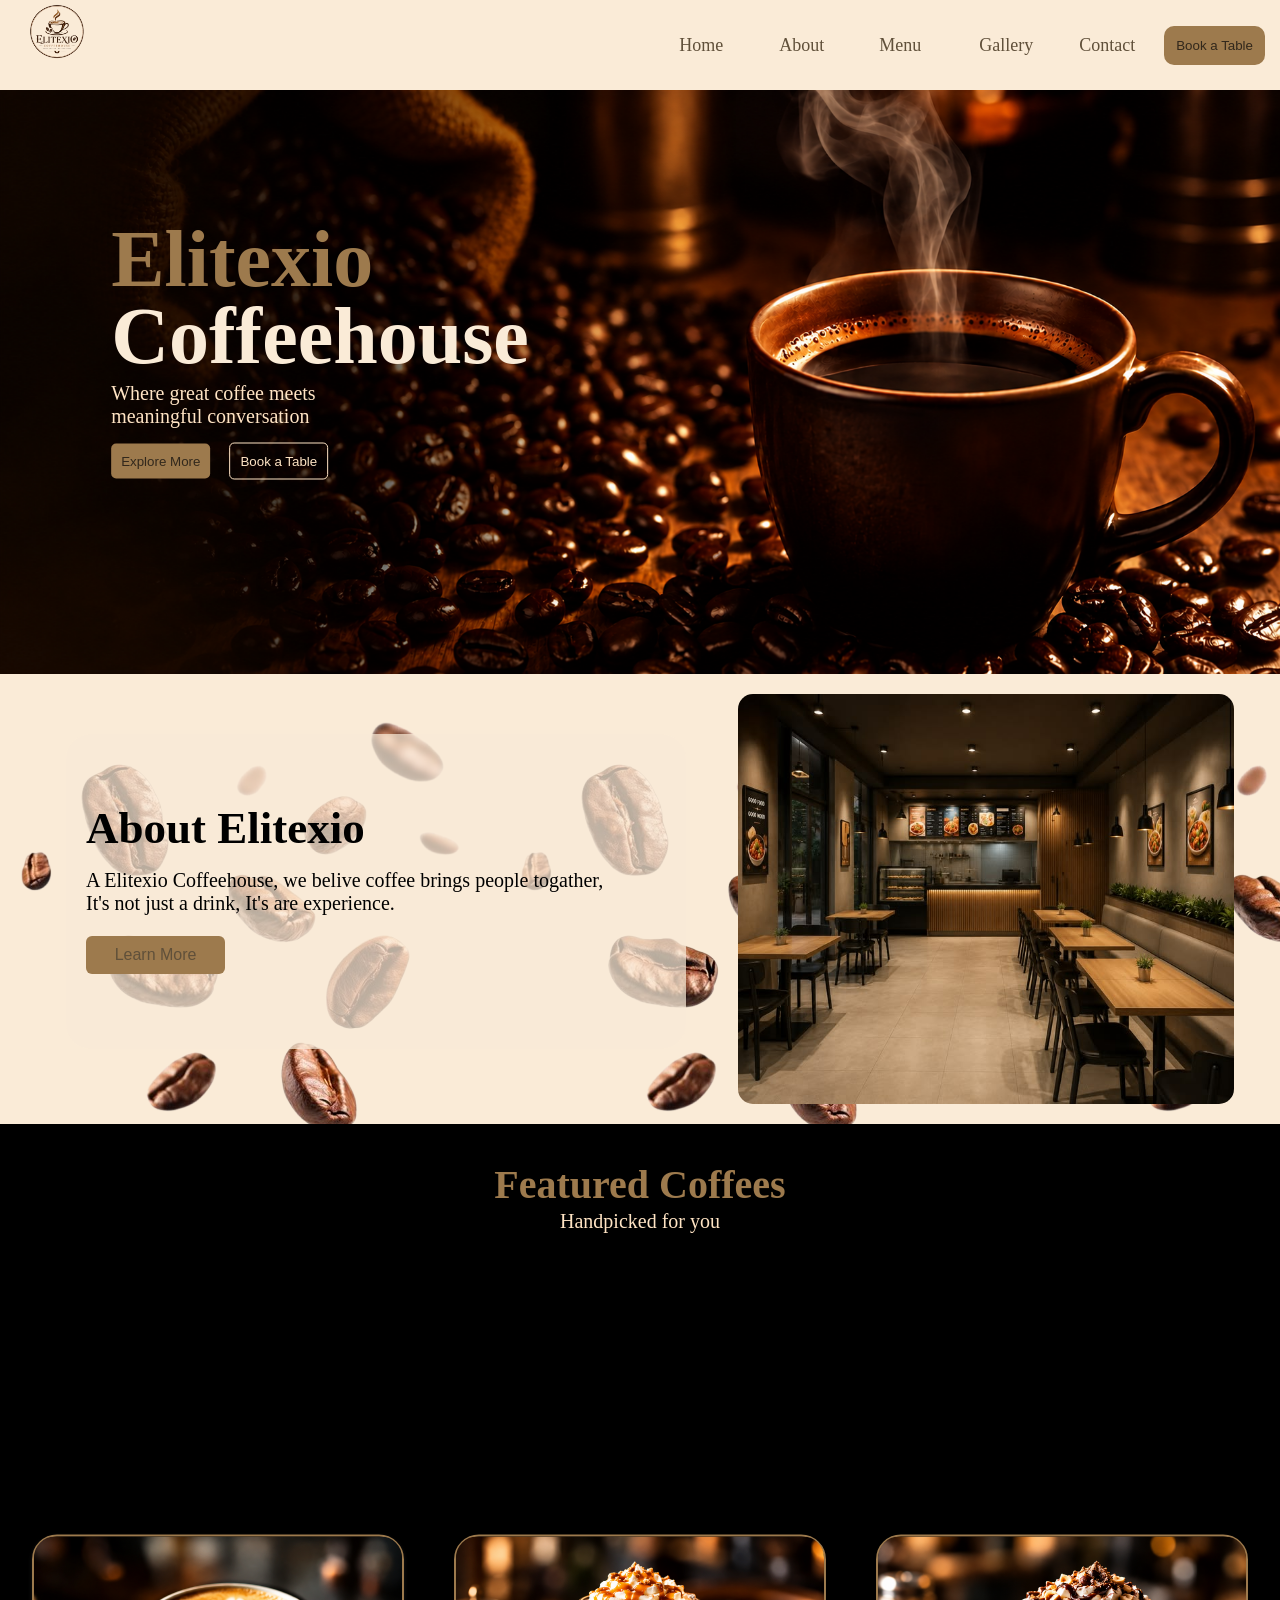
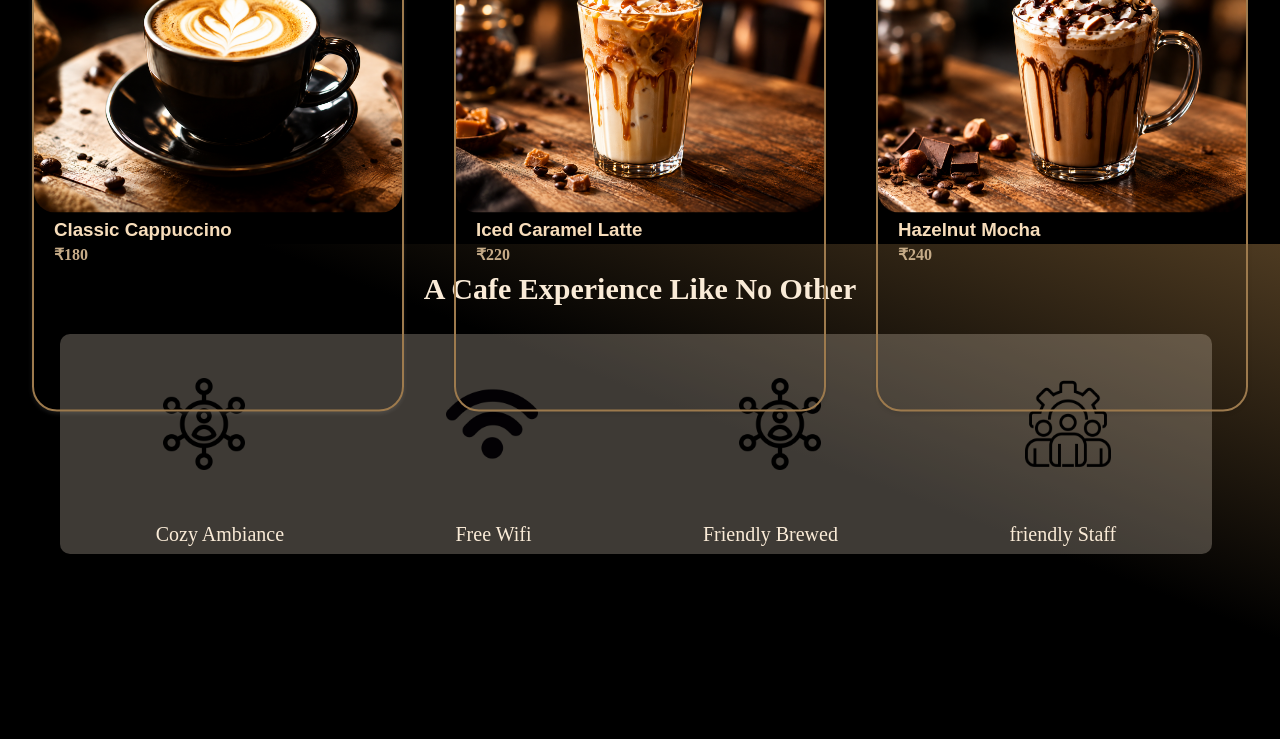
<file: index.html>
<!DOCTYPE html>
<html lang="en">
<head>
    <meta charset="UTF-8">
    <meta name="viewport" content="width=device-width, initial-scale=1.0">
    <title>Elitexio Coffeehouse</title>
    <link rel="stylesheet" href="style.css"> 
    <link rel="stylesheet" href="responsive.css">
</head>
<body>
    <div class="d1">
        <!-- Navbar -->
        <div class="navbar">
                <div class="logo">
                    <img src="assests/icons/Logo1.png" width="64px">
                </div>
                <ul class="h-nav">
                    <li class="h-items">
                        <a href="index.html">Home</a>
                    </li>
                    <li class="h-items">
                        <a href="about.html">About</a>
                    </li>
                    <li class="h-items">
                        <a href="menu.html">Menu</a>
                        <!-- Dropdown -->
                        <ul class="s-nav">
                            <li class="s-items">
                                <a href="coffee.html">Coffee</a>
                            </li>
                            <li class="s-items">
                                <a href="tea.html">Tea</a>
                            </li>
                            <li class="s-items">
                                <a href="cold-beverages.html">Beverages</a>
                            </li>
                            <li class="s-items">
                                <a href="desserts.html">Desserts</a>
                            </li>
                            <li class="s-items">
                                <a href="snacks.html">Snacks</a>
                            </li>
                        </ul>
                    </li>
                    <li class="h-items">
                        <a href="gallery.html">Gallery</a>
                    </li>
                    <li class="h-items">
                        <a href="contact.html">Contact</a>
                    </li>
                    <div class="bt1">
                        <button class="nb1">Book a Table</button>
                    </div>
                </ul>
        </div>
                                <!-- Container-1 -->
        <div class="container1">
            <div class="img2"><img src="assests/imeges/img3.png" width="100%">
                <div class="c1">
                    <div class="Heading">
                        <h1>Elitexio</h1>
                        <h2>Coffeehouse</h2>
                        <p>Where great coffee meets <br>meaningful conversation</p>
                    </div>
                    <div class="btn">
                        <button class="b1">Explore More</button>
                        <button class="b2">Book a Table</button>
                    </div>
                </div>
            </div>
        </div>
                                <!-- Container-2 -->
        <div class="container2">
            <div class="Heading1">
                <h1 style="font-size: 45px; color:black; line-height: 1.8;" class="c2-h1">About Elitexio</h1>
                <p style="color: black; " class="c2-p">A Elitexio Coffeehouse, we belive coffee brings people togather,<br> It's not just a drink, It's are experience.</p>
                    <div class="btn1" style="line-height: 5;">
                        <button class="b3"><a href="about.html">Learn More</a></button>
                    </div>
            </div>
            <img src="assests/imeges/img4.jpeg" width="40%" style="border-radius: 15px;">
        </div>
                                <!-- Container-3 -->
        <div class="container3">
            <h1 class="head1">Featured Coffees</h1>
            <p class="para1">Handpicked for you</p>
            <div class="Cards">
                                        <!-- card-1 -->
                <div class="card1">
                    <img src="assests/imeges/card1.png" width="100%" style="border-radius: 21px;">
                    <div class="coffee-info">
                        <h3>Classic Cappuccino</h3>
                        <h4>₹180</h4>
                    </div>
                </div>
                                        <!-- card-2 -->
                <div class="card2">
                    <img src="assests/imeges/card2.png" width="100%" style="border-radius: 21px;">
                    <div class="coffee-info">
                        <h3>Iced Caramel Latte</h3>
                        <h4>₹220</h4>
                    </div>
                </div>
                                        <!-- card-3 -->
                <div class="card3">
                    <img src="assests/imeges/card3.png" width="100%" style="border-radius: 21px;">
                    <div class="coffee-info">
                        <h3>Hazelnut Mocha</h3>
                        <h4>₹240</h4>
                    </div>
                </div>
            </div>
        </div>
        <div class="container4">
            <div class="box1">
                <h1 style="text-align: center; font-size: 30px; line-height: 3; color: antiquewhite;">A Cafe Experience Like No Other</h1>
                <div class="box2">
                    <img src="assests/icons/people.png" width="8%">
                    <img src="assests/icons/wi-fi.png" width="8%">
                    <img src="assests/icons/people.png" width="8%">
                    <img src="assests/icons/management.png" width="8%">
                </div>
                <div class="box-info">
                    <p style="color: antiquewhite;">Cozy Ambiance</p>
                    <p style="color: antiquewhite;">Free Wifi</p>
                    <p style="color: antiquewhite;">Friendly Brewed</p>
                    <p style="color: antiquewhite;">friendly Staff</p>
                </div>
            </div>
        </div>
    </div>
</body>
</html>
</file>
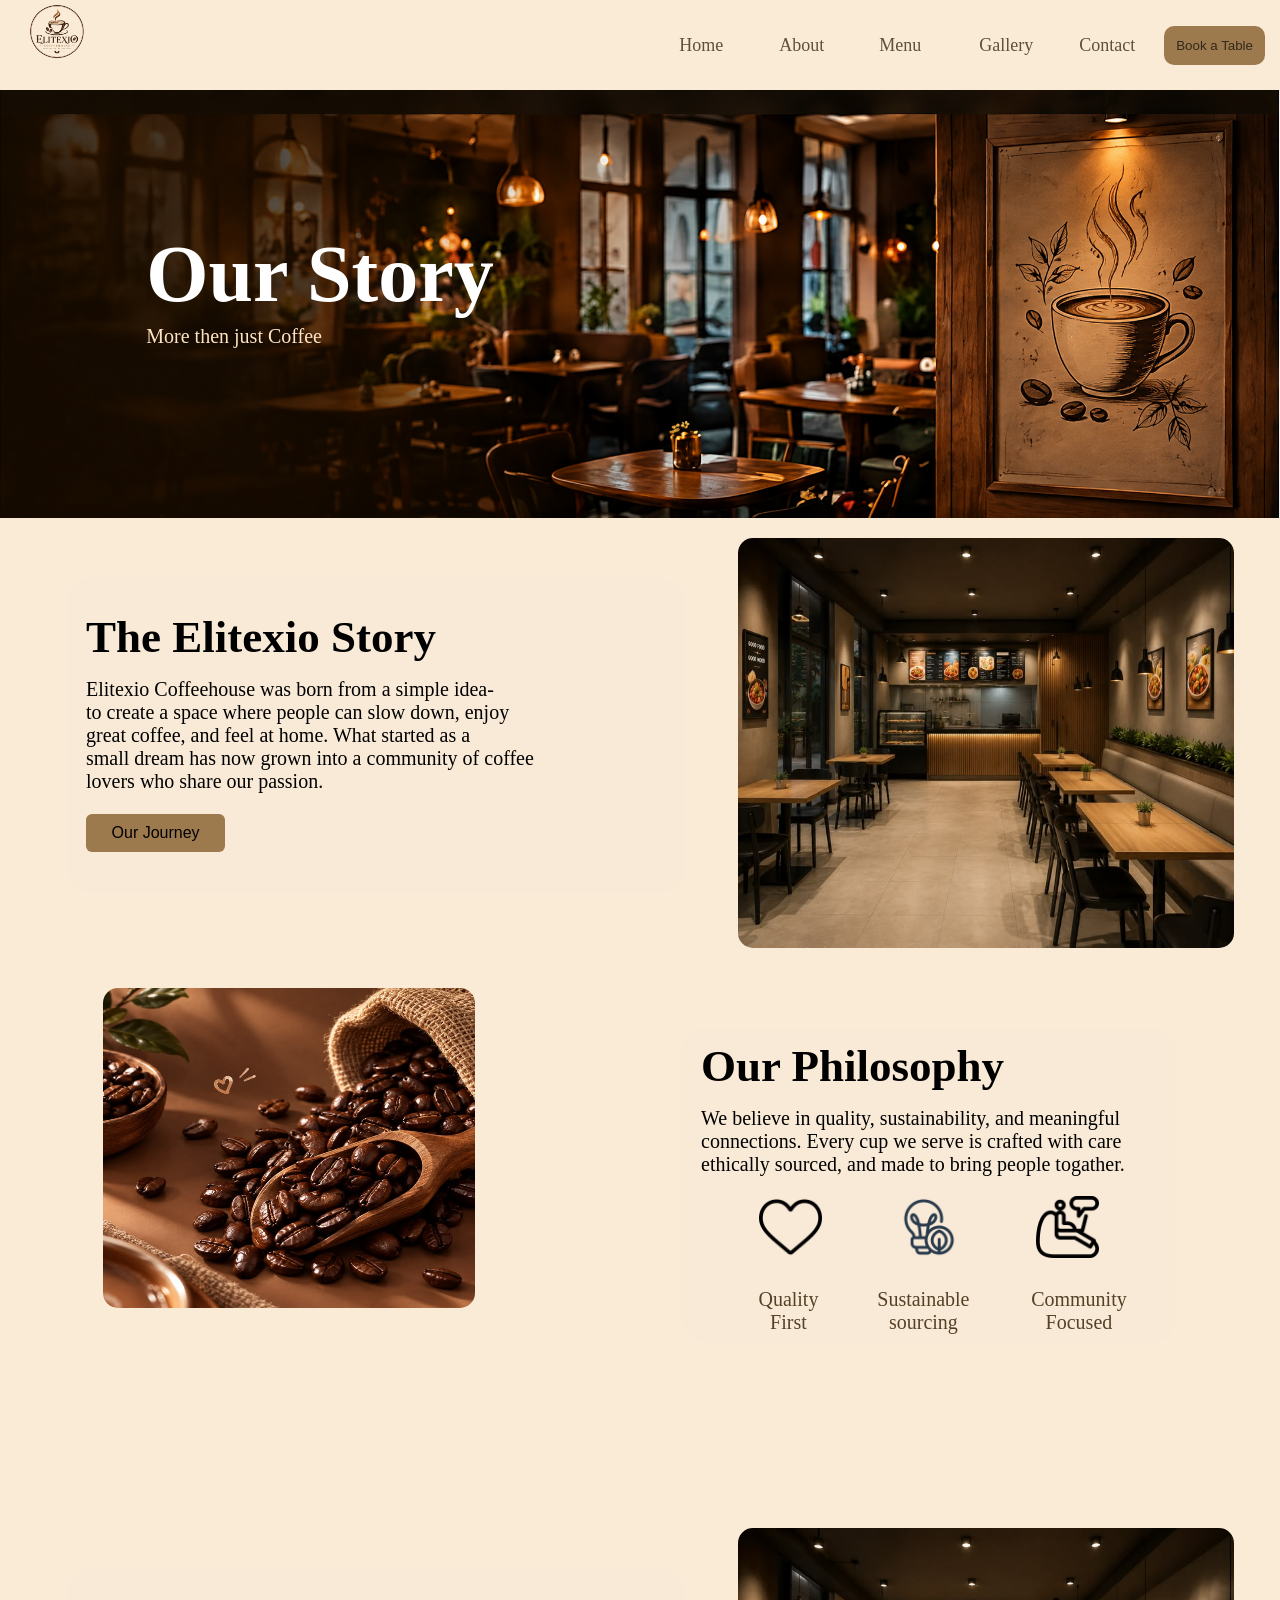
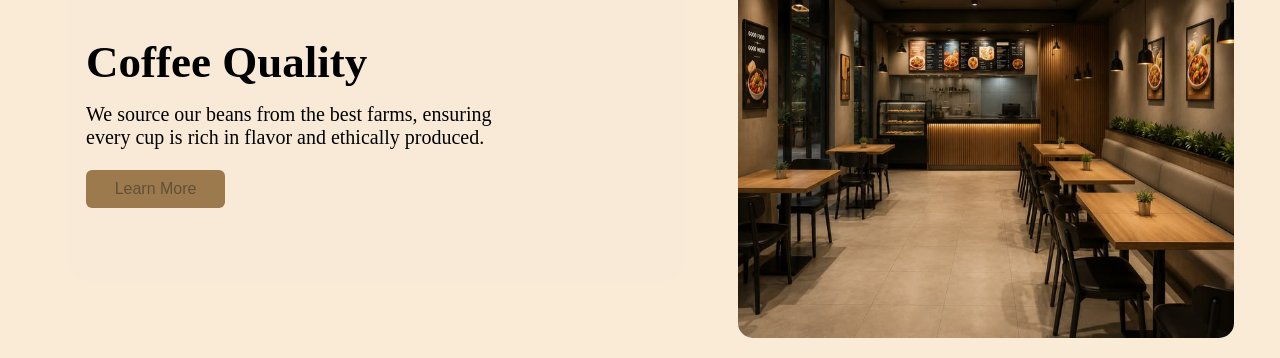
<file: about.html>
<!DOCTYPE html>
<html lang="en">
<head>
    <meta charset="UTF-8">
    <meta name="viewport" content="width=device-width, initial-scale=1.0">
    <title>Elitexio Coffeehouse</title>
    <link rel="stylesheet" href="style.css"> 
    <link rel="stylesheet" href="responsive.css">
</head>
<body>
    <div class="d1">
        <!-- Navbar -->
        <div class="navbar">
                <div class="logo">
                    <img src="assests/icons/Logo1.png" width="64px">
                </div>
                <ul class="h-nav">
                    <li class="h-items">
                        <a href="index.html">Home</a>
                    </li>
                    <li class="h-items">
                        <a href="about.html">About</a>
                    </li>
                    <li class="h-items">
                        <a href="menu.html">Menu</a>
                        <!-- Dropdown -->
                        <ul class="s-nav">
                            <li class="s-items">
                                <a href="coffee.html">Coffee</a>
                            </li>
                            <li class="s-items">
                                <a href="tea.html">Tea</a>
                            </li>
                            <li class="s-items">
                                <a href="cold-beverages.html">Beverages</a>
                            </li>
                            <li class="s-items">
                                <a href="desserts.html">Desserts</a>
                            </li>
                            <li class="s-items">
                                <a href="snacks.html">Snacks</a>
                            </li>
                        </ul>
                    </li>
                    <li class="h-items">
                        <a href="gallery.html">Gallery</a>
                    </li>
                    <li class="h-items">
                        <a href="contact.html">Contact</a>
                    </li>
                    <div class="bt1">
                        <button class="nb1">Book a Table</button>
                    </div>
                </ul>
        </div>
        <div class="contnr1">

            <div class="abt-img1">
                <img src="assests/imeges/img5.png" width="100%">
                <div class="abt-heading">
                    <h1 style="color: white;">Our Story</h1>
                    <p style="line-height: 3;">More then just Coffee</p>
                </div>
            </div>

        </div>
        <div class="abt-container2">
            <div class="Heading1">
                <h1 style="font-size: 45px; color:black; line-height: 1.8;">The Elitexio Story</h1>
                <p style="color: black; ">Elitexio Coffeehouse was born from a simple idea-<br> 
                    to create a space where people can slow down, enjoy<br>
                great coffee, and feel at home. What started as a<br>
                small dream has now grown into a community of coffee<br>
                lovers who share our passion.</p>
                    <div class="btn1" style="line-height: 5;">
                        <button class="b3">Our Journey</button>
                    </div>
            </div>
            <img src="assests/imeges/img4.jpeg" width="40%" style="border-radius: 15px;">
        </div>
        <div class="abt-container3">
            <img src="assests/imeges/Biji kopi.jpeg" width="30%" height="320vh" style="border-radius: 15px;">
            <div class="Heading2">
                <h1 style="font-size: 45px; color:black; line-height: 1.8;">Our Philosophy</h1>
                <p style="color: black; ">We believe in quality, sustainability, and meaningful<br>
                connections. Every cup we serve is crafted with care<br>
                ethically sourced, and made to bring people togather.</p>
                    <div class="icons1">
                        <img src="assests/icons/heart.png" width="15%">
                        <img src="assests/icons/energy.png" width="15%">
                        <img src="assests/icons/working.png" width="15%">
                    </div>
                    <div class="icons-info">
                            <p style="color: rgb(85, 65, 39); text-align: center;">Quality First</p>
                            <p style="color: rgb(85, 65, 39); text-align: center; margin-left: 10px;">Sustainable sourcing</p>
                            <p style="color: rgb(85, 65, 39); text-align: center; margin-right: 20px;">Community Focused</p>
                        </div>
            </div>
        </div>
        <div class="abt-container2">
            <div class="Heading1">
                <h1 style="font-size: 45px; color:black; line-height: 1.8;">Coffee Quality</h1>
                <p style="color: black; ">We source our beans from the best farms, ensuring<br>
                every cup is rich in flavor and ethically produced.</p>
                    <div class="btn1" style="line-height: 5;">
                        <button class="b3"><a href="about.html">Learn More</a></button>
                    </div>
            </div>
            <img src="assests/imeges/img4.jpeg" width="40%" style="border-radius: 15px;">
        </div>
    </div>
</body>
</html>
</file>
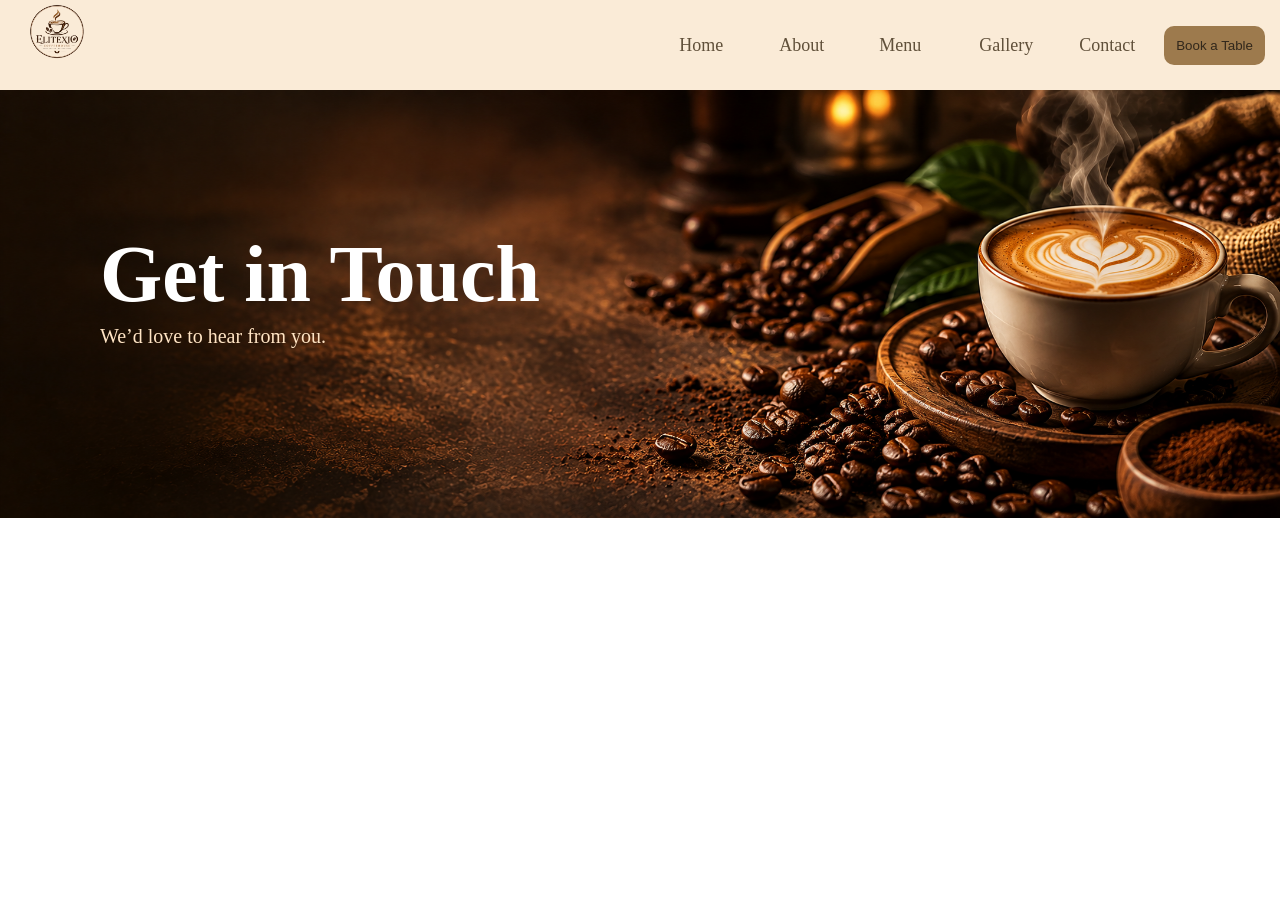
<file: contact.html>
<!DOCTYPE html>
<html lang="en">
<head>
    <meta charset="UTF-8">
    <meta name="viewport" content="width=device-width, initial-scale=1.0">
    <title>Elitexio Coffeehouse</title>
    <link rel="stylesheet" href="style.css"> 
</head>
<body>
    <div class="d1">
        <!-- Navbar -->
        <div class="navbar">
                <div class="logo">
                    <img src="assests/icons/Logo1.png" width="64px">
                </div>
                <ul class="h-nav">
                    <li class="h-items">
                        <a href="index.html">Home</a>
                    </li>
                    <li class="h-items">
                        <a href="about.html">About</a>
                    </li>
                    <li class="h-items">
                        <a href="menu.html">Menu</a>
                        <!-- Dropdown -->
                        <ul class="s-nav">
                            <li class="s-items">
                                <a href="coffee.html">Coffee</a>
                            </li>
                            <li class="s-items">
                                <a href="tea.html">Tea</a>
                            </li>
                            <li class="s-items">
                                <a href="cold-beverages.html">Beverages</a>
                            </li>
                            <li class="s-items">
                                <a href="desserts.html">Desserts</a>
                            </li>
                            <li class="s-items">
                                <a href="snacks.html">Snacks</a>
                            </li>
                        </ul>
                    </li>
                    <li class="h-items">
                        <a href="gallery.html">Gallery</a>
                    </li>
                    <li class="h-items">
                        <a href="contact.html">Contact</a>
                    </li>
                    <div class="bt1">
                        <button class="nb1">Book a Table</button>
                    </div>
                </ul>
        </div>
        <div class="contnr1">

            <div class="abt-img1">
                <img src="assests/imeges/img7.png" width="100%">
                <div class="abt-heading">
                    <h1 style="color: white;">Get in Touch</h1>
                    <p style="line-height: 3;">We’d love to hear from you.</p>
                </div>
            </div>

        </div>
    </div>
</body>
</html>
</file>
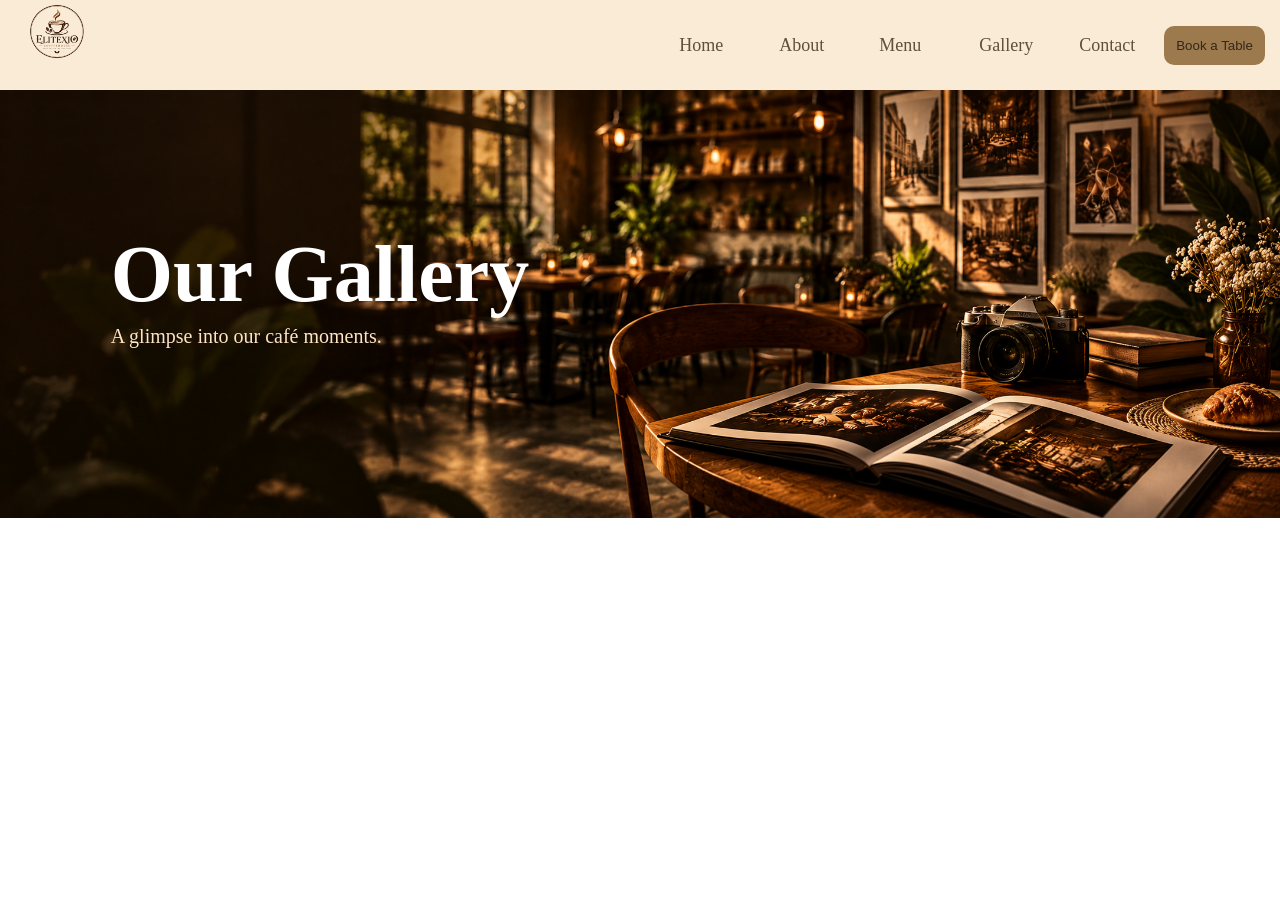
<file: gallery.html>
<!DOCTYPE html>
<html lang="en">
<head>
    <meta charset="UTF-8">
    <meta name="viewport" content="width=device-width, initial-scale=1.0">
    <title>Elitexio Coffeehouse</title>
    <link rel="stylesheet" href="style.css"> 
</head>
<body>
    <div class="d1">
        <!-- Navbar -->
        <div class="navbar">
                <div class="logo">
                    <img src="assests/icons/Logo1.png" width="64px">
                </div>
                <ul class="h-nav">
                    <li class="h-items">
                        <a href="index.html">Home</a>
                    </li>
                    <li class="h-items">
                        <a href="about.html">About</a>
                    </li>
                    <li class="h-items">
                        <a href="menu.html">Menu</a>
                        <!-- Dropdown -->
                        <ul class="s-nav">
                            <li class="s-items">
                                <a href="coffee.html">Coffee</a>
                            </li>
                            <li class="s-items">
                                <a href="tea.html">Tea</a>
                            </li>
                            <li class="s-items">
                                <a href="cold-beverages.html">Beverages</a>
                            </li>
                            <li class="s-items">
                                <a href="desserts.html">Desserts</a>
                            </li>
                            <li class="s-items">
                                <a href="snacks.html">Snacks</a>
                            </li>
                        </ul>
                    </li>
                    <li class="h-items">
                        <a href="gallery.html">Gallery</a>
                    </li>
                    <li class="h-items">
                        <a href="contact.html">Contact</a>
                    </li>
                    <div class="bt1">
                        <button class="nb1">Book a Table</button>
                    </div>
                </ul>
        </div>
        <div class="contnr1">

            <div class="abt-img1">
                <img src="assests/imeges/img8.png" width="100%">
                <div class="abt-heading">
                    <h1 style="color: white;">Our Gallery</h1>
                    <p style="line-height: 3;">A glimpse into our café moments.</p>
                </div>
            </div>

        </div>
    </div>
</body>
</html>
</file>
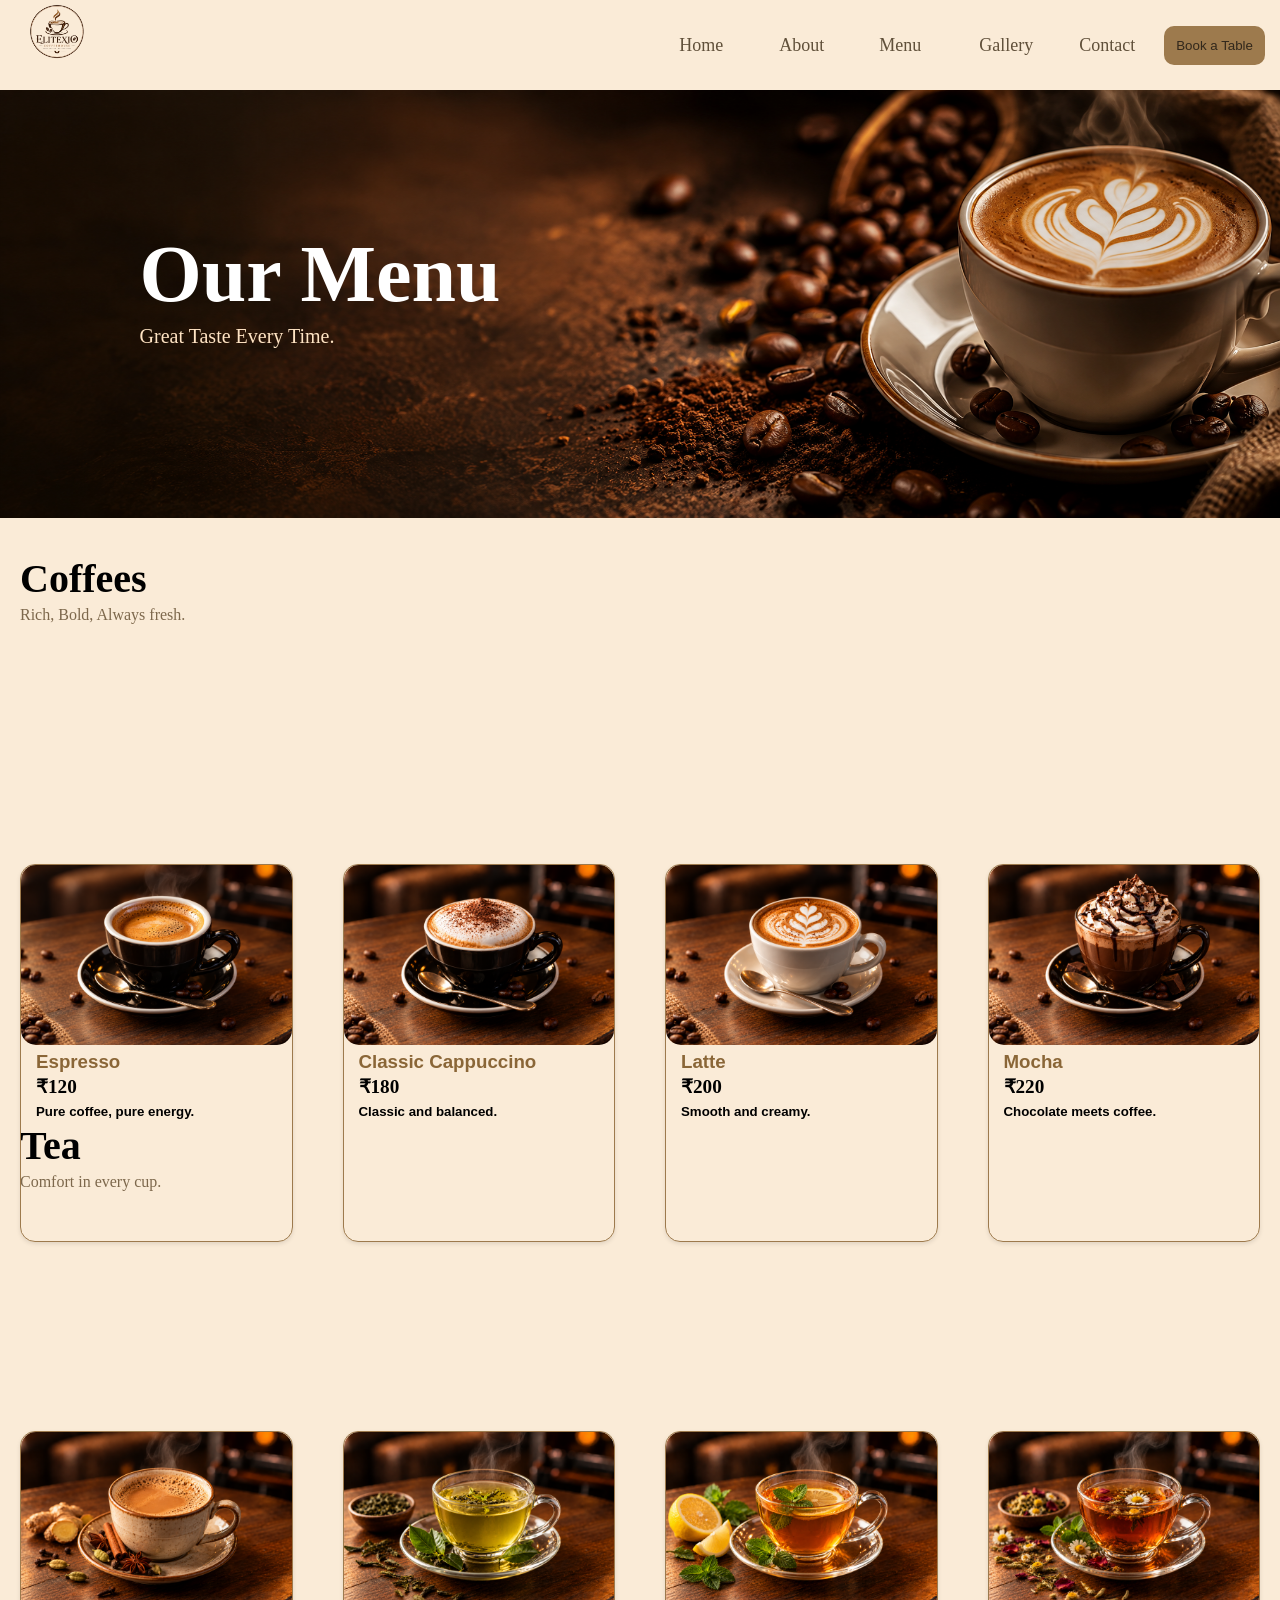
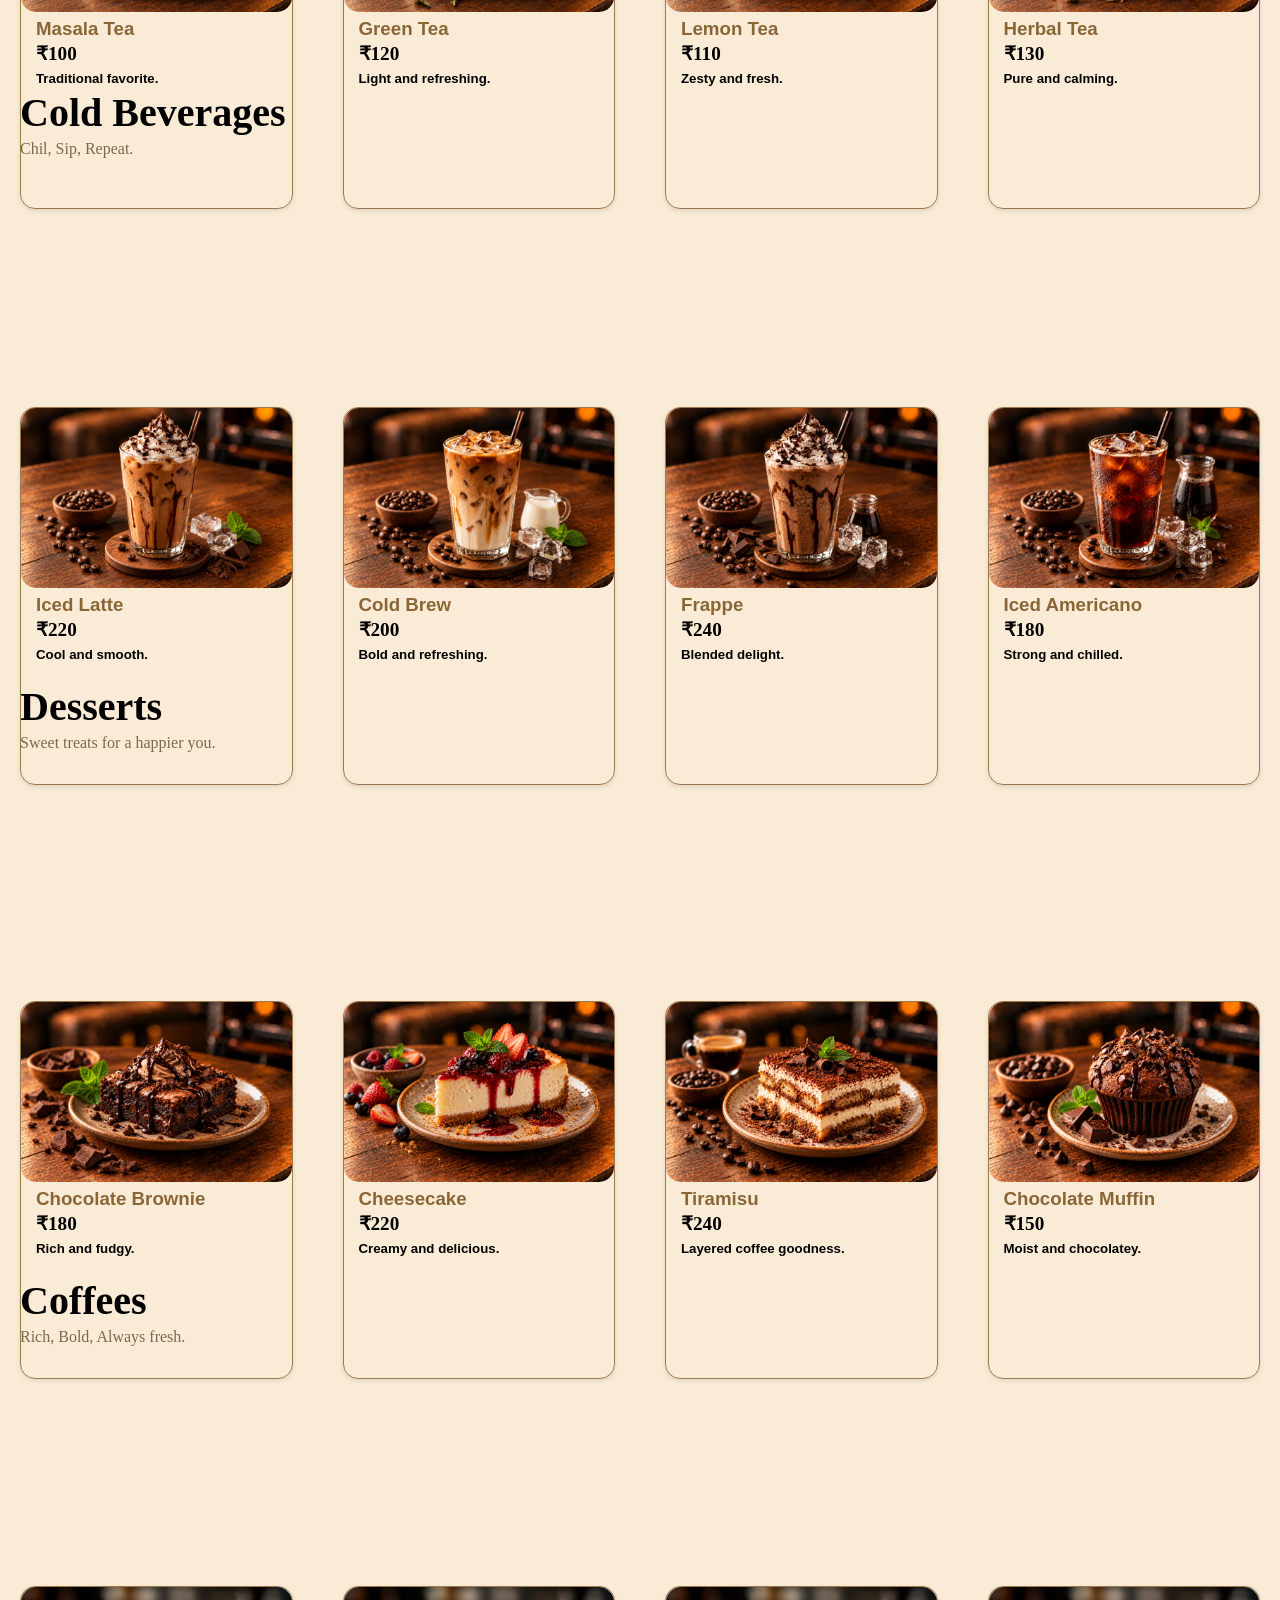
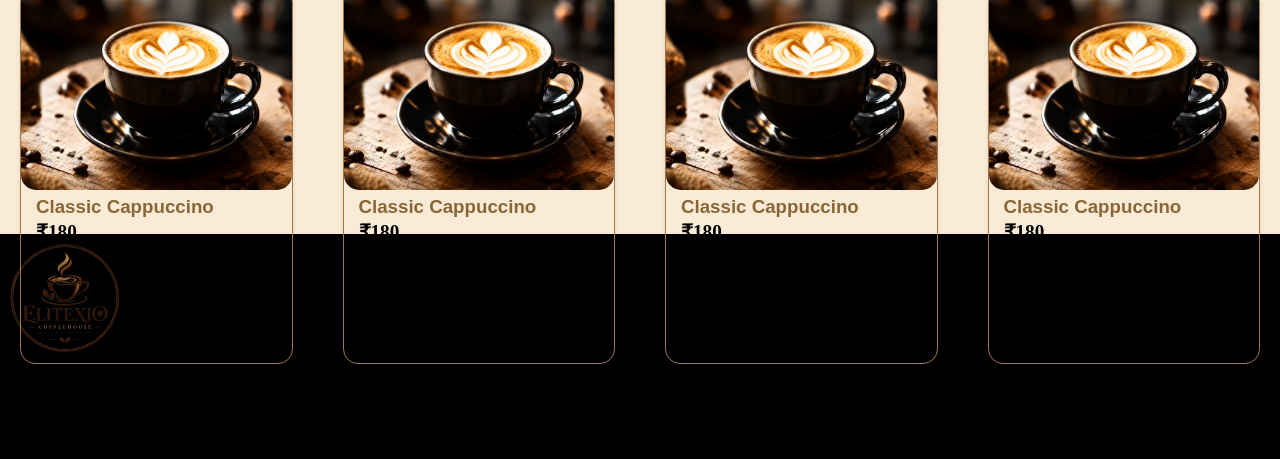
<file: menu.html>
<!DOCTYPE html>
<html lang="en">
<head>
    <meta charset="UTF-8">
    <meta name="viewport" content="width=device-width, initial-scale=1.0">
    <title>Elitexio Coffeehouse</title>
    <link rel="stylesheet" href="style.css"> 
    <link rel="stylesheet" href="responsive.css">
</head>
<body>
    <div class="d1">
        <!-- Navbar -->
        <div class="navbar">
                <div class="logo">
                    <img src="assests/icons/Logo1.png" width="64px">
                </div>
                <ul class="h-nav">
                    <li class="h-items">
                        <a href="index.html">Home</a>
                    </li>
                    <li class="h-items">
                        <a href="about.html">About</a>
                    </li>
                    <li class="h-items">
                        <a href="menu.html">Menu</a>
                        <!-- Dropdown -->
                        <ul class="s-nav">
                            <li class="s-items">
                                <a href="coffee.html">Coffee</a>
                            </li>
                            <li class="s-items">
                                <a href="tea.html">Tea</a>
                            </li>
                            <li class="s-items">
                                <a href="cold-beverages.html">Beverages</a>
                            </li>
                            <li class="s-items">
                                <a href="desserts.html">Desserts</a>
                            </li>
                            <li class="s-items">
                                <a href="snacks.html">Snacks</a>
                            </li>
                        </ul>
                    </li>
                    <li class="h-items">
                        <a href="gallery.html">Gallery</a>
                    </li>
                    <li class="h-items">
                        <a href="contact.html">Contact</a>
                    </li>
                    <div class="bt1">
                        <button class="nb1">Book a Table</button>
                    </div>
                </ul>
        </div>
        <div class="contnr1">

            <div class="abt-img1">
                <img src="assests/imeges/img6.png" width="100%">
                <div class="abt-heading">
                    <h1 style="color: white;">Our Menu</h1>
                    <p style="line-height: 3;">Great Taste Every Time.</p>
                </div>
            </div>
        </div>
                                        <!-- Container-2 -->
        <div class="menu-container2">
            <h1 class="menu-head1">Coffees</h1>
            <p class="menu-para1">Rich, Bold, Always fresh.</p>
            <div class="Menu-Cards">
                                        <!-- card-1 -->
                <div class="menu-card1">
                    <img src="assests/imeges/Espresso.png" width="100%" style="border-radius: 15px;">
                    <div class="menu-coffee-info">
                        <h3>Espresso</h3>
                        <h4>₹120</h4>
                        <h5 style="font-family: Arial;">Pure coffee, pure energy.</h5>
                    </div>
                </div>

                <div class="menu-card1">
                    <img src="assests/imeges/Cappuccino.png" width="100%" style="border-radius: 15px;">
                    <div class="menu-coffee-info">
                        <h3>Classic Cappuccino</h3>
                        <h4>₹180</h4>
                        <h5 style="font-family: Arial;">Classic and balanced.</h5>
                    </div>
                </div>

                <div class="menu-card1">
                    <img src="assests/imeges/Latte.png" width="100%" style="border-radius: 15px;">
                    <div class="menu-coffee-info">
                        <h3>Latte</h3>
                        <h4>₹200</h4>
                        <h5 style="font-family: Arial;">Smooth and creamy.</h5>
                    </div>
                </div>

                <div class="menu-card1">
                    <img src="assests/imeges/Mocha.png" width="100%" style="border-radius: 15px;">
                    <div class="menu-coffee-info">
                        <h3>Mocha</h3>
                        <h4>₹220</h4>
                        <h5 style="font-family: Arial;">Chocolate meets coffee.</h5>
                    </div>
                </div>
            </div>
        </div>
                                        <!-- Container-3 -->
        <div class="menu-container3">
            <h1 class="menu-head2">Tea</h1>
            <p class="menu-para2">Comfort in every cup.</p>
            <div class="Menu-Cards2">
                                        <!-- card-1 -->
                <div class="menu-card2">
                    <img src="assests/imeges/Masala Tea.png" width="100%" style="border-radius: 15px;">
                    <div class="menu-coffee-info2">
                        <h3>Masala Tea</h3>
                        <h4>₹100</h4>
                        <h5 style="font-family: Arial;">Traditional favorite.</h5>
                    </div>
                </div>

                <div class="menu-card2">
                    <img src="assests/imeges/Green Tea.png" width="100%" style="border-radius: 15px;">
                    <div class="menu-coffee-info2">
                        <h3>Green Tea</h3>
                        <h4>₹120</h4>
                        <h5 style="font-family: Arial;">Light and refreshing.</h5>
                    </div>
                </div>

                <div class="menu-card2">
                    <img src="assests/imeges/Lemon Tea.png" width="100%" style="border-radius: 15px;">
                    <div class="menu-coffee-info2">
                        <h3>Lemon Tea</h3>
                        <h4>₹110</h4>
                        <h5 style="font-family: Arial;">Zesty and fresh.</h5>
                    </div>
                </div>

                <div class="menu-card2">
                    <img src="assests/imeges/Herbal Tea.png" width="100%" style="border-radius: 15px;">
                    <div class="menu-coffee-info2">
                        <h3>Herbal Tea</h3>
                        <h4>₹130</h4>
                        <h5 style="font-family: Arial;">Pure and calming.</h5>
                    </div>
                </div>
            </div>
        </div>

                                        <!-- Container-4 -->
        <div class="menu-container4">
            <h1 class="menu-head3">Cold Beverages</h1>
            <p class="menu-para3">Chil, Sip, Repeat.</p>
            <div class="Menu-Cards3">
                                        <!-- card-1 -->
                <div class="menu-card3">
                    <img src="assests/imeges/Iced Latte.png" width="100%" style="border-radius: 15px;">
                    <div class="menu-coffee-info3">
                        <h3>Iced Latte</h3>
                        <h4>₹220</h4>
                        <h5 style="font-family: Arial;">Cool and smooth.</h5>
                    </div>
                </div>

                <div class="menu-card3">
                    <img src="assests/imeges/Cold Brew.png" width="100%" style="border-radius: 15px;">
                    <div class="menu-coffee-info3">
                        <h3>Cold Brew</h3>
                        <h4>₹200</h4>
                        <h5 style="font-family: Arial;">Bold and refreshing.</h5>
                    </div>
                </div>

                <div class="menu-card3">
                    <img src="assests/imeges/Frappe.png" width="100%" style="border-radius: 15px;">
                    <div class="menu-coffee-info3">
                        <h3>Frappe</h3>
                        <h4>₹240</h4>
                        <h5 style="font-family: Arial;">Blended delight.</h5>
                    </div>
                </div>

                <div class="menu-card3">
                    <img src="assests/imeges/Iced Americano.png" width="100%" style="border-radius: 15px;">
                    <div class="menu-coffee-info3">
                        <h3>Iced Americano</h3>
                        <h4>₹180</h4>
                        <h5 style="font-family: Arial;">Strong and chilled.</h5>
                    </div>
                </div>
            </div>
        </div>

                                        <!-- Container-5 -->
        <div class="menu-container5">
            <h1 class="menu-head4">Desserts</h1>
            <p class="menu-para4">Sweet treats for a happier you.</p>
            <div class="Menu-Cards4">
                                        <!-- card-1 -->
                <div class="menu-card4">
                    <img src="assests/imeges/Chocolate Brawnie.png" width="100%" style="border-radius: 15px;">
                    <div class="menu-coffee-info4">
                        <h3>Chocolate Brownie</h3>
                        <h4>₹180</h4>
                        <h5 style="font-family: Arial;">Rich and fudgy.</h5>
                    </div>
                </div>

                <div class="menu-card4">
                    <img src="assests/imeges/Cheesecake.png" width="100%" style="border-radius: 15px;">
                    <div class="menu-coffee-info4">
                        <h3>Cheesecake</h3>
                        <h4>₹220</h4>
                        <h5 style="font-family: Arial;">Creamy and delicious.</h5>
                    </div>
                </div>

                <div class="menu-card4">
                    <img src="assests/imeges/Tiraminu.png" width="100%" style="border-radius: 15px;">
                    <div class="menu-coffee-info4">
                        <h3>Tiramisu</h3>
                        <h4>₹240</h4>
                        <h5 style="font-family: Arial;">Layered coffee goodness.</h5>
                    </div>
                </div>

                <div class="menu-card4">
                    <img src="assests/imeges/Chocolate Muffin.png" width="100%" style="border-radius: 15px;">
                    <div class="menu-coffee-info4">
                        <h3>Chocolate Muffin</h3>
                        <h4>₹150</h4>
                        <h5 style="font-family: Arial;">Moist and chocolatey.</h5>
                    </div>
                </div>
            </div>
        </div>

                                        <!-- Container-6 -->
        <div class="menu-container6">
            <h1 class="menu-head5">Coffees</h1>
            <p class="menu-para5">Rich, Bold, Always fresh.</p>
            <div class="Menu-Cards5">
                                        <!-- card-1 -->
                <div class="menu-card5">
                    <img src="assests/imeges/card1.png" width="100%" style="border-radius: 15px;">
                    <div class="menu-coffee-info5">
                        <h3>Classic Cappuccino</h3>
                        <h4>₹180</h4>
                    </div>
                </div>

                <div class="menu-card5">
                    <img src="assests/imeges/card1.png" width="100%" style="border-radius: 15px;">
                    <div class="menu-coffee-info5">
                        <h3>Classic Cappuccino</h3>
                        <h4>₹180</h4>
                    </div>
                </div>

                <div class="menu-card5">
                    <img src="assests/imeges/card1.png" width="100%" style="border-radius: 15px;">
                    <div class="menu-coffee-info5">
                        <h3>Classic Cappuccino</h3>
                        <h4>₹180</h4>
                    </div>
                </div>

                <div class="menu-card5">
                    <img src="assests/imeges/card1.png" width="100%" style="border-radius: 15px;">
                    <div class="menu-coffee-info5">
                        <h3>Classic Cappuccino</h3>
                        <h4>₹180</h4>
                    </div>
                </div>
            </div>
        </div>

        <div class="Footer">
            <div class="logo2">
                <img src="assests/icons/Logo1.png" width="130px">
            </div>
            <div class="text-info"></div>
            <div class="icons-details"></div>
        </div>

    </div>
</body>
</html>
</file>
<file: style.css>
*{
    margin: 0%;
    padding: 0%;
    box-sizing: border-box;
}
.d1{
    width: 100%;
    height: 100vh;
    /* background-color: rgb(96, 80, 58); */
}
.navbar{
    width: 100%;
    height: 10%;
    background-color: antiquewhite;
    display: flex;
    flex-direction: row;
    justify-content: space-between;
}
.logo{
    margin-left: 25px;
}
.h-nav{
    margin: 0%;
    display: flex;
    padding: 15px;
    list-style: none;
    align-items: center;
}

.h-items{
    padding: 15px;
    font-size: 18px;
    width: 100px;
    position: relative;
    display: inline-block;
}

.nb1{
    padding: 12px;
    background-color: rgb(157, 122, 77);
    color: rgb(50, 40, 28);
    border: none;
    border-radius: 10px;
}
.nb1:hover{
    background-color: rgb(70, 51, 28);
    color: bisque;
}

.s-nav{
    display: none;
    list-style: none;
    position: absolute;
    flex-direction: column;
    background-color: rgb(120, 92, 56);
    border-radius: 0 0 10px 10px;
    top: 100%;
    margin-top: 7px;
    left: -20px;
    min-width: 110px;
    padding: 15px 0;
    z-index: 9999;
}
.h-items:hover .s-nav {
    display: flex;
}
.s-items {
    padding: 8px 16px;
}
.s-items a{
    color: antiquewhite;
    text-decoration: none;
    display: block;
}
.s-items a:hover{
    background-color:antiquewhite;
    padding: 2px;
    border-radius: 5px;
}

a{
    text-decoration: none;
    color: rgb(96, 80, 58);
}
a:hover{
    color: rgb(189, 130, 54);
}

.container1{
    width: 100%;
    min-height: 30vh;
    background-color: rgb(167, 139, 105);
    position: relative;
}

.img2{
    position: relative;
    width: 100%;
}
.img2 img{
    width: 100%;
    height: auto;
    display: block;
}

.c1{
    position: absolute;
    top: 45%;
    left: 25%;
    transform: translate(-50%, -50%);
    color: antiquewhite;
    padding: 20px;
}
h1{
    font-size: 80px;
    color: rgb(157, 122, 77);
    line-height: 0.8;
}
h2{
    font-size: 80px;
}
p{
    font-size: 20px;
    color: bisque;
}
.btn{
    display: flex;
    gap: 19px;
    margin-top: 15px;
    justify-content: flex-start;
    align-items: center;
}
.b1{
    padding: 10px;
    background-color: rgb(157, 122, 77);
    color: rgb(50, 40, 28);
    border: none;
    border-radius: 5px;
}
.b1:hover{
    background-color: bisque;
}
.b2{
    padding: 10px;
    background-color: transparent;
    color: bisque;
    border: 1px solid bisque;
    border-radius: 5px;
}
.b2:hover{
    background-color: bisque;
    color: rgb(50, 40, 28);
}

.container2{
    width: 100%;
    height: 50vh;
    background-color: antiquewhite;
    padding: 20px;
    flex-direction: row;
    display: flex;
    justify-content: space-around;
    background-image: url(assests/imeges/Coffee_beans.png);
}
.Heading1{
    width: 50%;
    height: 35vh;
    padding: 20px;
    border-radius: 25px;
    margin-top: 40px;
    margin-left: 20px;
    display: flex;
    flex-direction: column;
    justify-content: center;
    background-color: rgba(250, 235, 215, 0.731);
}
.b3{
    padding: 10px;
    border-radius: 6px;
    border: none;
    background-color: rgb(157, 122, 77);
    width: 24%;
    font-size: 16px;
    transition: transform .7s cubic-bezier(.25, .46, .45, .94);
}
.b3:hover{
    transform: scale(1.06);
    background-color: rgb(84, 59, 25);
    color: antiquewhite;
}

.container3{
    width: 100%;
    height: 80vh;
    background-color: rgb(0, 0, 0);
    padding: 20px;
    flex-direction: column;
    display: flex;
}
.head1{
    font-size: 40px;
    justify-content: center;
    display: flex;
    margin-top: 25px;
}
.para1{
    font-size: 20px;
    justify-content: center;
    display: flex;
    line-height: 2;
}

.Cards{
    width: 100%;
    position: absolute;
    top: 197%;
    left: 50%;
    transform: translate(-50%, -50%);
    color: rgb(100, 62, 12);
    padding: 20px;
    flex-direction: row;
    align-items: center;
    justify-content: center;
    display: flex;
    gap: 50px;
}
.card1{
    width: 30%;
    height: 53vh;
    border: 2px solid rgb(157, 122, 77);
    border-radius: 25px;
    display: block;
    box-shadow: 0 2px 4px rgba(253, 253, 253, 0.1);
    transition: transform .7s cubic-bezier(.25, .46, .45, .94);
    /* filter: brightness(.9); */
}
.card1:hover{
    transform: scale(1.06);
    /* filter: brightness(.7); */
    box-shadow: 0 10px 20px rgb(113, 112, 112);
}
.card2{
    width: 30%;
    height: 53vh;
    border: 2px solid rgb(157, 122, 77);
    border-radius: 25px;
    display: block;
    box-shadow: 0 2px 4px rgba(0, 0, 0, 0.1);
    transition: transform .7s cubic-bezier(.25, .46, .45, .94);
}
.card2:hover{
    transform: scale(1.06);
    box-shadow: 0 10px 20px rgb(113, 112, 112);
}
.card3{
    width: 30%;
    height: 53vh;
    border: 2px solid rgb(157, 122, 77);
    border-radius: 25px;
    display: block;
    box-shadow: 0 2px 4px rgba(0, 0, 0, 0.1);
    transition: transform .7s cubic-bezier(.25, .46, .45, .94);
}
.card3:hover{
    transform: scale(1.06);
    box-shadow: 0 10px 20px rgb(113, 112, 112);
}
.coffee-info{
    margin-left: 20px;
    line-height: 25px;
}
h3{
    color: rgb(247, 221, 187);
    font-family: Arial;
}
h4{
    color: rgb(199, 172, 136);
}

.container4{
    width: 100%;
    height: 55vh;
    background: linear-gradient(to top right, black 60%, rgb(77, 58, 33));
    display: flex;
}

.box2{
    width: 90%;
    height: 20vh;
    background-color: rgba(250, 235, 215, 0.247);
    display: flex;
    justify-content: space-around;
    align-items: center;
    border-radius: 10px 10px 0 0;
    margin-left: 60px;
}
.box-info{
    width: 90%;
    background-color: rgba(250, 235, 215, 0.247);
    display: flex;
    flex-direction: row;
    padding: 10px;
    justify-content: space-around;
    line-height: 1;
    margin-left: 60px;
    border-radius: 0 0 10px 10px;
}

/* About CSS*/

.abt-img1{
    position: relative;
    width: 100%;
}
.abt-img1 img{
    width: 100%;
    height: auto;
    display: block;
}
.abt-heading{
    position: absolute;
    top: 50%;
    left: 25%;
    transform: translate(-50%, -50%);
    color: antiquewhite;
    padding: 20px;
}

.abt-container2{
    width: 100%;
    height: 50vh;
    background-color: antiquewhite;
    padding: 20px;
    flex-direction: row;
    display: flex;
    justify-content: space-around;
}

.abt-container3{
    width: 100%;
    height: 60vh;
    background-color: antiquewhite;
    padding: 20px;
    flex-direction: row;
    display: flex;
    justify-content: space-around;
}

.Heading2{
    width: 40%;
    height: 35vh;
    padding: 20px;
    border-radius: 25px;
    margin-top: 40px;
    margin-left: 40px;
    display: flex;
    flex-direction: column;
    justify-content: center;
    background-color: rgba(250, 235, 215, 0.731);
}
.icons1{
    display: flex;
    flex-direction: row;
    padding: 20px;
    justify-content: space-around;
}
.icons-info{
    width: 100%;
    display: flex;
    flex-direction: row;
    padding: 10px;
    justify-content: space-around;
    margin-left: 30px;
}

/* ---Menu CSS--- */

.menu-container2{
    width: 100%;
    height: 63vh;
    background-color:antiquewhite;
    padding: 20px;
    flex-direction: column;
    display: flex;
}
.menu-head1{
    font-size: 40px;
    justify-content: flex-start;
    display: flex;
    margin-top: 25px;
    color: black;
}
.menu-para1{
    font-size: 16px;
    justify-content: flex-start;
    display: flex;
    line-height: 2.5;
    color: rgb(125, 104, 76);
}
.Menu-Cards{
    width: 100%;
    position: absolute;
    top: 117%;
    left: 50%;
    transform: translate(-50%, -50%);
    padding: 20px;
    flex-direction: row;
    align-items: center;
    justify-content: center;
    display: flex;
    gap: 50px;
}
.menu-card1{
    width: 30%;
    height: 42vh;
    border: 1px solid rgb(157, 122, 77);
    border-radius: 15px;
    display: block;
    box-shadow: 0 2px 4px rgba(0, 0, 0, 0.1);
    transition: transform .7s cubic-bezier(.25, .46, .45, .94);
}
.menu-card1:hover{
    transform: scale(1.06);
    box-shadow: 0 10px 20px rgba(0, 0, 0, 0.30);
}
.menu-coffee-info{
    margin-left: 15px;
    line-height: 25px;
}
.menu-coffee-info h3{
    color: rgb(138, 102, 55);
}
.menu-coffee-info h4{
    color: black;
    font-size: larger;
}
                     /* menu-container3 */
.menu-container3{
    width: 100%;
    height: 63vh;
    background-color:antiquewhite;
    padding: 20px;
    flex-direction: column;
    display: flex;
}
.menu-head2{
    font-size: 40px;
    justify-content: flex-start;
    display: flex;
    margin-top: 25px;
    color: black;
}
.menu-para2{
    font-size: 16px;
    justify-content: flex-start;
    display: flex;
    line-height: 2.5;
    color: rgb(125, 104, 76);
}
.Menu-Cards2{
    width: 100%;
    position: absolute;
    top: 180%;
    left: 50%;
    transform: translate(-50%, -50%);
    padding: 20px;
    flex-direction: row;
    align-items: center;
    justify-content: center;
    display: flex;
    gap: 50px;
}
.menu-card2{
    width: 30%;
    height: 42vh;
    border: 1px solid rgb(157, 122, 77);
    border-radius: 15px;
    display: block;
    box-shadow: 0 2px 4px rgba(0, 0, 0, 0.1);
    transition: transform .7s cubic-bezier(.25, .46, .45, .94);
}
.menu-card2:hover{
    transform: scale(1.06);
    box-shadow: 0 10px 20px rgba(0, 0, 0, 0.30);
}
.menu-coffee-info2{
    margin-left: 15px;
    line-height: 25px;
}
.menu-coffee-info2 h3{
    color: rgb(138, 102, 55);
}
.menu-coffee-info2 h4{
    color: black;
    font-size: larger;
}

                     /* menu-container4 */
.menu-container4{
    width: 100%;
    height: 66vh;
    background-color:antiquewhite;
    padding: 20px;
    flex-direction: column;
    display: flex;
}
.menu-head3{
    font-size: 40px;
    justify-content: flex-start;
    display: flex;
    margin-top: 25px;
    color: black;
}
.menu-para3{
    font-size: 16px;
    justify-content: flex-start;
    display: flex;
    line-height: 2.5;
    color: rgb(125, 104, 76);
}
.Menu-Cards3{
    width: 100%;
    position: absolute;
    top: 244%;
    left: 50%;
    transform: translate(-50%, -50%);
    padding: 20px;
    flex-direction: row;
    align-items: center;
    justify-content: center;
    display: flex;
    gap: 50px;
}
.menu-card3{
    width: 30%;
    height: 42vh;
    border: 1px solid rgb(157, 122, 77);
    border-radius: 15px;
    display: block;
    box-shadow: 0 2px 4px rgba(0, 0, 0, 0.1);
    transition: transform .7s cubic-bezier(.25, .46, .45, .94);
}
.menu-card3:hover{
    transform: scale(1.06);
    box-shadow: 0 10px 20px rgba(0, 0, 0, 0.30);
}
.menu-coffee-info3{
    margin-left: 15px;
    line-height: 25px;
}
.menu-coffee-info3 h3{
    color: rgb(138, 102, 55);
}
.menu-coffee-info3 h4{
    color: black;
    font-size: larger;
}

                     /* menu-container5 */
.menu-container5{
    width: 100%;
    height: 66vh;
    background-color:antiquewhite;
    padding: 20px;
    flex-direction: column;
    display: flex;
}
.menu-head4{
    font-size: 40px;
    justify-content: flex-start;
    display: flex;
    margin-top: 25px;
    color: black;
}
.menu-para4{
    font-size: 16px;
    justify-content: flex-start;
    display: flex;
    line-height: 2.5;
    color: rgb(125, 104, 76);
}
.Menu-Cards4{
    width: 100%;
    position: absolute;
    top: 310%;
    left: 50%;
    transform: translate(-50%, -50%);
    padding: 20px;
    flex-direction: row;
    align-items: center;
    justify-content: center;
    display: flex;
    gap: 50px;
}
.menu-card4{
    width: 30%;
    height: 42vh;
    border: 1px solid rgb(157, 122, 77);
    border-radius: 15px;
    display: block;
    box-shadow: 0 2px 4px rgba(0, 0, 0, 0.1);
    transition: transform .7s cubic-bezier(.25, .46, .45, .94);
}
.menu-card4:hover{
    transform: scale(1.06);
    box-shadow: 0 10px 20px rgba(0, 0, 0, 0.30);
}
.menu-coffee-info4{
    margin-left: 15px;
    line-height: 25px;
}
.menu-coffee-info4 h3{
    color: rgb(138, 102, 55);
}
.menu-coffee-info4 h4{
    color: black;
    font-size: larger;
}

                     /* menu-container6 */
.menu-container6{
    width: 100%;
    height: 66vh;
    background-color:antiquewhite;
    padding: 20px;
    flex-direction: column;
    display: flex;
}
.menu-head5{
    font-size: 40px;
    justify-content: flex-start;
    display: flex;
    margin-top: 25px;
    color: black;
}
.menu-para5{
    font-size: 16px;
    justify-content: flex-start;
    display: flex;
    line-height: 2.5;
    color: rgb(125, 104, 76);
}
.Menu-Cards5{
    width: 100%;
    position: absolute;
    top: 375%;
    left: 50%;
    transform: translate(-50%, -50%);
    padding: 20px;
    flex-direction: row;
    align-items: center;
    justify-content: center;
    display: flex;
    gap: 50px;
}
.menu-card5{
    width: 30%;
    height: 42vh;
    border: 1px solid rgb(157, 122, 77);
    border-radius: 15px;
    display: block;
    box-shadow: 0 2px 4px rgba(0, 0, 0, 0.1);
    transition: transform .7s cubic-bezier(.25, .46, .45, .94);
}
.menu-card5:hover{
    transform: scale(1.06);
    box-shadow: 0 10px 20px rgba(0, 0, 0, 0.30);
}
.menu-coffee-info5{
    margin-left: 15px;
    line-height: 25px;
}
.menu-coffee-info5 h3{
    color: rgb(138, 102, 55);
}
.menu-coffee-info5 h4{
    color: black;
    font-size: larger;
}
.Footer{
    width: 100%;
    height: 25vh;
    background-color: black;
}
</file>
<file: responsive.css>
@media (min-width: 375px) and (max-width: 768px){
    /* NAVBAR */ 
    .navbar{
        width: 130%;
        height: 75px;
        padding: 10px 15px;
        align-items: center;
    }
    .logo{
        margin-left: -3px;
    }
    .h-nav{
        padding: 8px;
        gap: 0;
        /* flex-wrap: wrap; */
        justify-content:center;
    }
    .h-items{
        width: auto;
        padding: 8px 10px;
        font-size: 15px;
    }
    .nb1{
        padding: 9px 12px;
        font-size: 11px;
        width: 90px;
        height: 30px;
    }
    /* ------HERO SECTION------ */
    .container1{
        min-height: auto;
    }
    .img2 img {
        width: 130%;
        height: auto;
        min-height: 450px;
        object-fit: cover;
    }
    .c1{
        top: 50%;
        left: 60%;
        width: 95%;
        padding: 15px;
        transform: translate(-50%, -50%);
        text-align:left;
    }
    h1{
        font-size: 55px;
        line-height: 0.9;
    }
    h2{
        font-size: 55px;
        line-height: 0.9;
    }
    p{
        font-size: 16px;
        line-height: 1.5;
    }
    .btn{
        width: 100%;
        align-items: center;
        justify-content: center;
        gap: 20px;
        margin-left: 10%;
    }
    .b1{
        width: 50%;
        height: 40px;
        border-radius: 15px;
    }
    .b2{
        width: 50%;
        height: 40px;
        border-radius: 15px;
    }
    .container2{
        width: 130%;
        gap: 15px;
    }
    .container2 img{
        height: 70%;
        margin-top: 10%;
    }
    .Heading1{
        width: 60%;
        height: 70%;
    }
    .c2-h1{
        font-size: 25px !important;
    }
    .c2-p{
        font-size: 11px !important;
    }
    .b3{
        width: 60%;
        height: 35px;
        font-size: 14px;
        border-radius: 12px;
    }
    .container3{
        width: 130%;
        height: 45vh;
    }
    .head1{
        font-size: 25px;
    }
    .para1{
        font-size: 15px;
    }
    .Cards{
        width: 130%;
        height: 30vh;
        left: 65%;
        top: 150%;
        gap: 15px;
    }
    .card1, .card2, .card3{
        height: 20vh;
        border-radius: 15px;
    }
    .Cards img{
        border-radius: 15px 15px 0 0!important;
    }
    .Cards h3{
        font-size: 12px;
        text-align: left;
    }
    .container4{
        width: 130%;
        height: 30vh;
    }
    .box1{
        width: 90%;
    }
    .box1 h1{
        margin-left: 20% !important;
        font-size: 17px !important;
    }
    .box2{
        width: 90%;
        height: 10vh;
        margin-left: 12%;
    }
    .box-info{
        margin-left: 12%;
    }
    .box-info p{
        font-size: 12px;
    }
}
</file>
